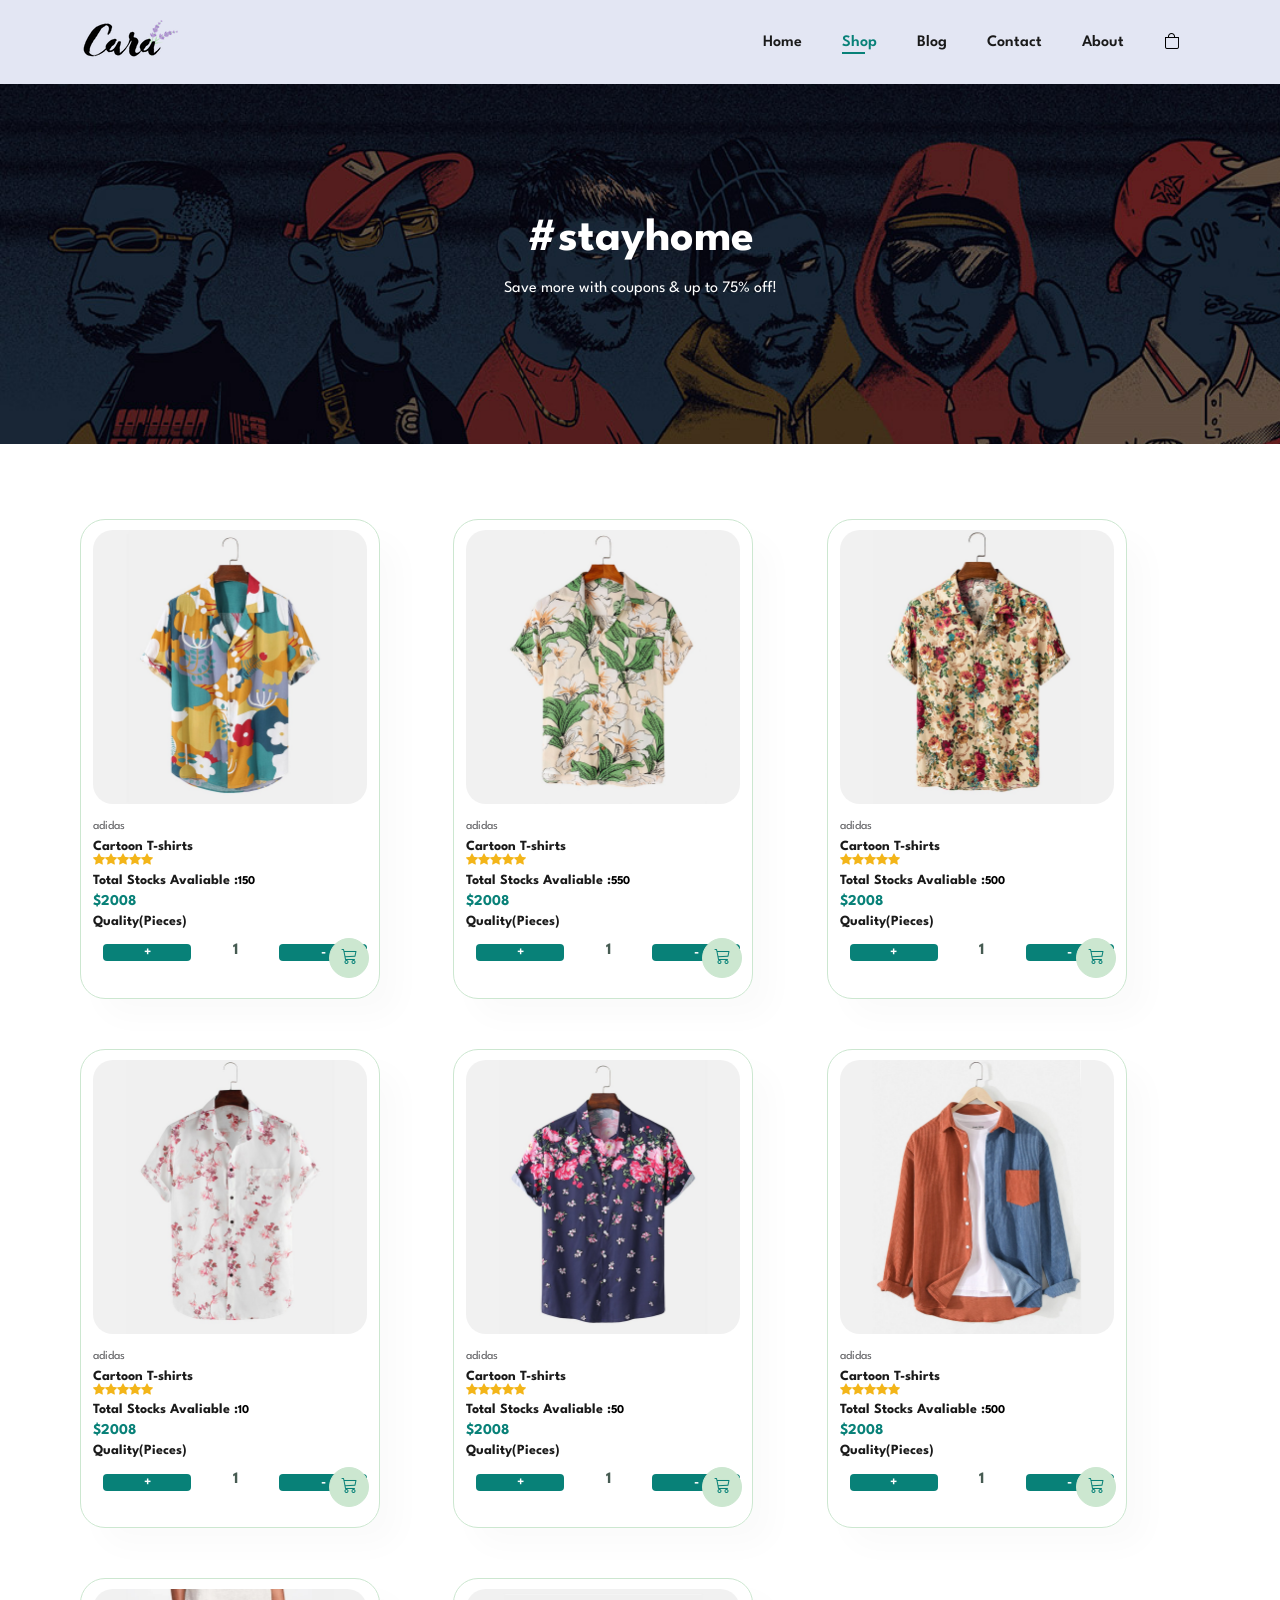
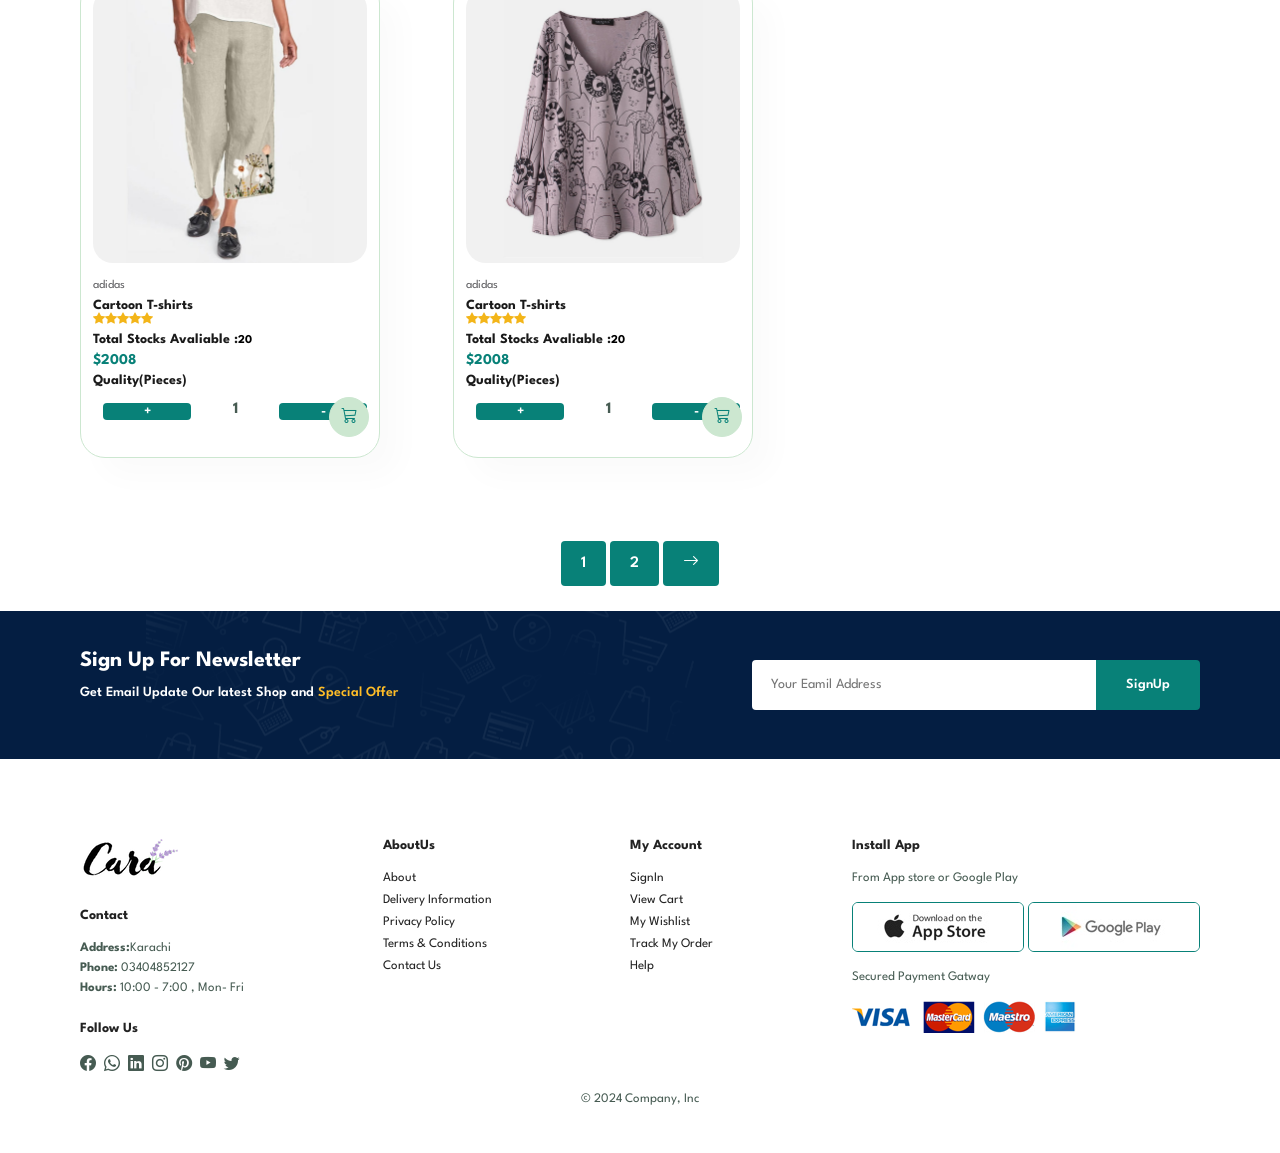
<file: shop.html>
<!DOCTYPE html>
<html lang="en">
  <head>
    <meta charset="UTF-8" />
    <meta name="viewport" content="width=device-width, initial-scale=1.0" />
    <link
      rel="stylesheet"
      href="https://cdn.jsdelivr.net/npm/bootstrap-icons@1.11.3/font/bootstrap-icons.min.css"
    />
    <link href="style2.css" rel="stylesheet" />

    <title>Document</title>
  </head>
  <body>
    <section id="header">
      <a href="#">
        <img src="img/logo.png" class="logo" alt="" />
      </a>
      <div>
        <ul id="navbar">
          <li><a href="index.html">Home</a></li>
          <li><a class="active" href="shop.html">Shop</a></li>
          <li><a href="blog.html">Blog</a></li>
          <li><a href="contact.html">Contact</a></li>
          <li><a href="about.html">About</a></li>
            <li id="lg-bag">
          <!--cart icon-->
             <!--  <i class="bi bi-bag" id="cart-icon">0</i> --> 
              <i class="bi bi-bag" id="cart-icon"></i> 

          </li>

          <div class="_cart">
            <h2 class="cart-title">Your Cart</h2>
            <div class="cart-content">
       <!--
         <div class="cart-box">
                <img src="img/products/f1.jpg" alt="" class="cart-img"/>
                <div class="detail-box">
                  <div class="cart-product-title">T-Shirts</div>
                  <div class="cart-price">$245</div>
                  <input type="number" value="1" class="cart-quantity">
                </div>
                <i class="bi bi-archive-fill cart-remove"></i>
              </div>
             
       -->
              
             
            </div>
            <!--Total-->
                    <div class="total">
                       <div class="total-title">Total</div>
                          <div class="total-price">$0</div>
                          </div>
<button type="button" class="btn-buy ">Buy Now</button>
<i class="bi bi-x" id="close-cart"></i> 
          </div>
          <!--
  <li id="lg-bag">
            <a href="addtocart.html" id="cartValue" >
              <i class="bi bi-bag">0</i></a>
          </li>
          -->
        
          <a href="#" id="close"><i class="bi bi-x"></i></a>
        </ul>
      </div>
      <div id="mobile">
        <a href="cart.html"><i class="bi bi-bag"></i> </a>
        <i id="bar" class="bi bi-list"></i>
        <!--
<i id="bar" class="bi bi-menu-down"></i>
       -->
      </div>
    </section>

    <section id="page-header">
      <h2>#stayhome</h2>
      <p>Save more with coupons & up to 75% off!</p>
    </section>
    <section id="product1" class="section-p1"  >
      <div id="product-container" >
     
        </div>
      </div>
    </section>

    <template id="prduct11" class="section-p1">
      <div class="pro-container" >
        <div class="pro" id="cardValue">
          <img class="productImage" src="" alt="" />
          <div class="des">
            <span class="name"></span>
            <h5 class="productName"></h5>
            <div class="star productRating">
              <i class="bi bi-star-fill"></i>
              <i class="bi bi-star-fill"></i>
              <i class="bi bi-star-fill"></i>
              <i class="bi bi-star-fill"></i>
              <i class="bi bi-star-fill"></i>
            </div>
            <div class="productStockElement">
              <h5>Total Stocks Avaliable : </h5>
              <h6 class="productStock"></h6>
            </div>
            <h4 class="productPrice"></h4>
            <div class="productQuantiyElement">
              <h5 class="productProperty">Quality(Pieces)</h5>
              <div class="stockElement">
                <button  class="cartIncrement">+</button>
                <p class="productQuantity">1</p>
                <button class="cartdecrement">-</button>
              </div>
            </div>
          </div>
          <!--
<a href="#"><i class="bi bi-cart3 cart add-cart"></i></a>
          -->
          

          <i class="bi bi-cart3 cart add-cart"></i>

        </div>
      </div>
    </template>

    <section id="pagination" class="section-p1">
      <a href="#">1</a>
      <a href="#">2</a>
      <a href="#"><i class="bi bi-arrow-right"></i></a>
    </section>

    <section id="newsletter" class="section-p1">
      <div class="newstext">
        <h4>Sign Up For Newsletter</h4>
        <p>Get Email Update Our latest Shop and <span>Special Offer</span></p>
      </div>
      <div class="form">
        <input type="text" placeholder="Your Eamil Address" />
        <button class="normal">SignUp</button>
      </div>
    </section>

    <footer class="section-p1">
      <div class="col">
        <img class="logo" src="img/logo.png" alt="" />
        <h4>Contact</h4>
        <p><strong>Address:</strong>Karachi</p>
        <p><strong>Phone:</strong> 03404852127</p>
        <p><strong>Hours:</strong> 10:00 - 7:00 , Mon- Fri</p>
        <div class="follow">
          <h4>Follow Us</h4>
          <div class="icon">
            <i class="bi bi-facebook"></i>
            <i class="bi bi-whatsapp"></i>
            <i class="bi bi-linkedin"></i>
            <i class="bi bi-instagram"></i>
            <i class="bi bi-pinterest"></i>
            <i class="bi bi-youtube"></i>
            <i class="bi bi-twitter"></i>
          </div>
        </div>
      </div>
      <div class="col">
        <h4>AboutUs</h4>
        <a href="#">About</a>
        <a href="#">Delivery Information</a>
        <a href="#">Privacy Policy</a>
        <a href="#">Terms & Conditions</a>
        <a href="#">Contact Us</a>
      </div>
      <div class="col">
        <h4>My Account</h4>
        <a href="#">SignIn</a>
        <a href="#">View Cart</a>
        <a href="#">My Wishlist</a>
        <a href="#">Track My Order</a>
        <a href="#">Help</a>
      </div>

      <div class="col install">
        <h4>Install App</h4>
        <p>From App store or Google Play</p>
        <div class="row">
          <img src="img/pay/app.jpg" alt="" />
          <img src="img/pay/play.jpg" alt="" />
        </div>
        <p>Secured Payment Gatway</p>
        <img src="img/pay/pay.png" alt="" />
      </div>

      <div class="copyright">
        <p>© 2024 Company, Inc</p>
      </div>
    </footer>
    <script type="module" src="./Js/app.js"></script>
  </body>
</html>
</file>
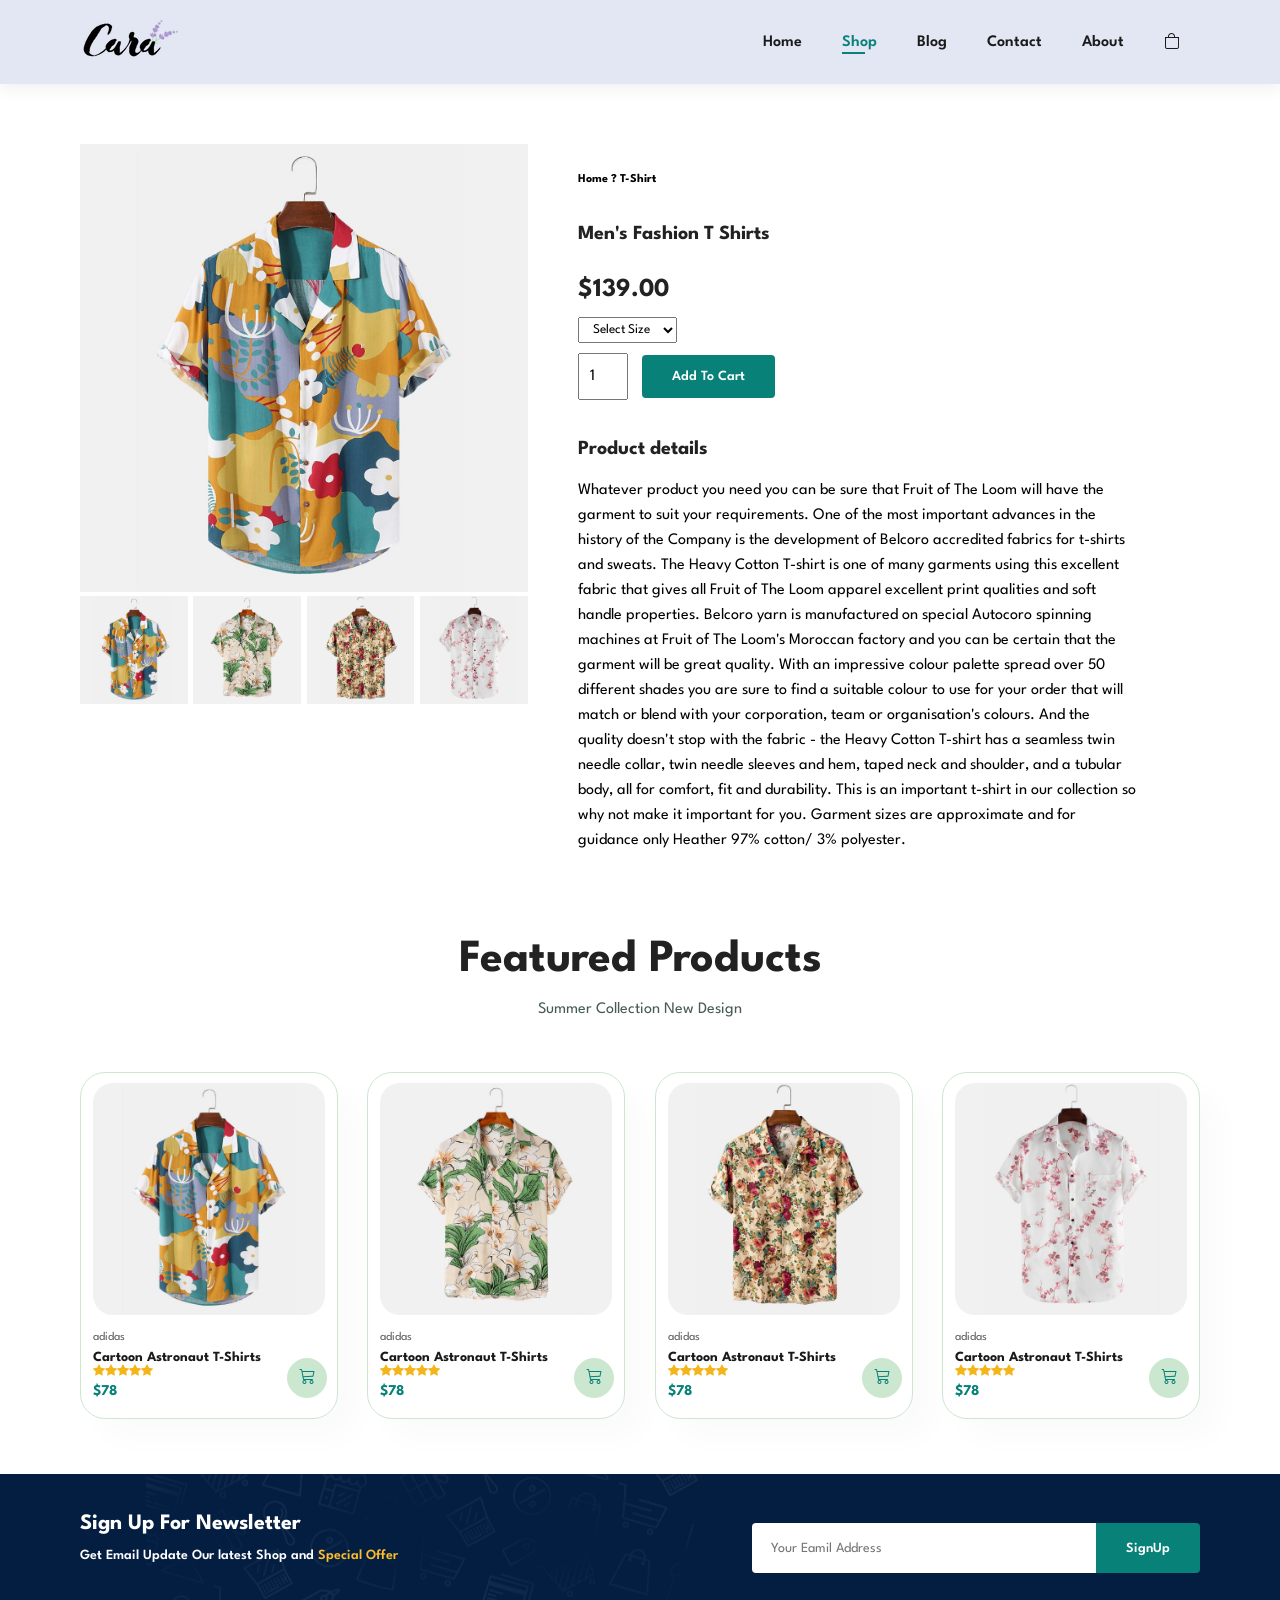
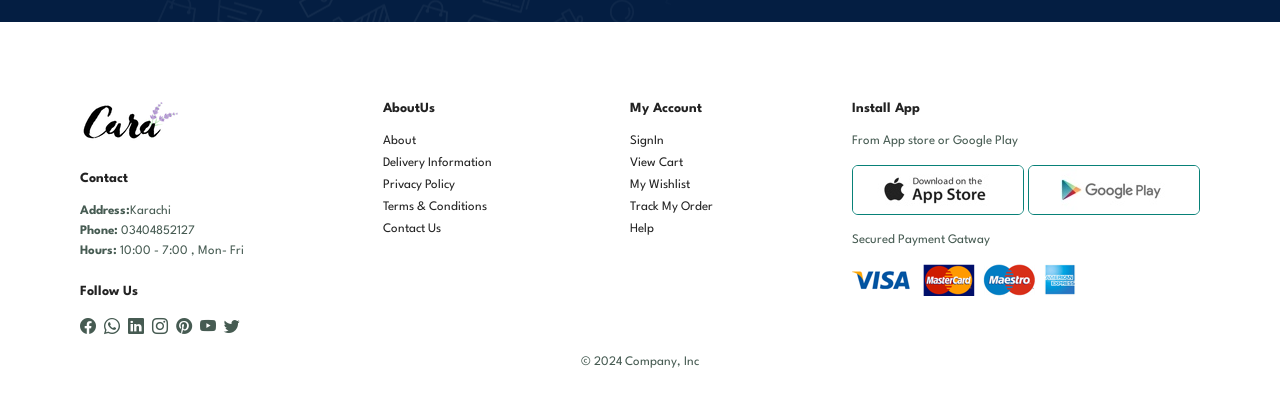
<file: sproduct.html>
<!DOCTYPE html>
<html lang="en">
  <head>
    <meta charset="UTF-8" />
    <meta name="viewport" content="width=device-width, initial-scale=1.0" />
    <link
      rel="stylesheet"
      href="https://cdn.jsdelivr.net/npm/bootstrap-icons@1.11.3/font/bootstrap-icons.min.css"
    />
    <link href="style.css" rel="stylesheet" />

    <title>Document</title>
  </head>
  <body>
    <section id="header">
      <a href="#">
        <img src="img/logo.png" class="logo" alt="" />
      </a>
      <div>
        <ul id="navbar">
          <li><a href="index.html">Home</a></li>
          <li><a class="active" href="shop.html">Shop</a></li>
          <li><a href="blog.html">Blog</a></li>
          <li><a href="contact.html">Contact</a></li>
          <li><a href="about.html">About</a></li>
          <li id="lg-bag">
            <a href="cart.html"><i class="bi bi-bag"></i> </a>
          </li>
          <a href="#" id="close"><i class="bi bi-x"></i></a>
        </ul>
      </div>
      <div id="mobile">
        <a href="cart.html"><i class="bi bi-bag"></i> </a>
        <i id="bar" class="bi bi-list"></i>
        <!--
<i id="bar" class="bi bi-menu-down"></i>
       -->
      </div>
    </section>

    <section id="prodetails" class="section-p1">
      <div class="single-pro-image">
        <img src="img/products/f1.jpg" width="100%" id="MainImg" alt="" />
        <div class="small-img-group">
          <div class="small-img-col">
            <img
              src="img/products/f1.jpg"
              width="100%"
              class="small-img"
              alt=""
            />
          </div>
          <div class="small-img-col">
            <img
              src="img/products/f2.jpg"
              width="100%"
              class="small-img"
              alt=""
            />
          </div>
          <div class="small-img-col">
            <img
              src="img/products/f3.jpg"
              width="100%"
              class="small-img"
              alt=""
            />
          </div>
          <div class="small-img-col">
            <img
              src="img/products/f4.jpg"
              width="100%"
              class="small-img"
              alt=""
            />
          </div>
        </div>
      </div>
      <div class="single-pro-details">
        <h6>Home ? T-Shirt</h6>
        <h4>Men's Fashion T Shirts</h4>
        <h2>$139.00</h2>
        <select>
          <option>Select Size</option>
          <option>XL</option>
          <option>XXL</option>
          <option>Small</option>
          <option>Large</option>
        </select>
        <input type="number" value="1" />
        <button class="normal">Add To Cart</button>
        <h4>Product details</h4>
        <span
          >Whatever product you need you can be sure that Fruit of The Loom will
          have the garment to suit your requirements. One of the most important
          advances in the history of the Company is the development of Belcoro
          accredited fabrics for t-shirts and sweats. The Heavy Cotton T-shirt
          is one of many garments using this excellent fabric that gives all
          Fruit of The Loom apparel excellent print qualities and soft handle
          properties. Belcoro yarn is manufactured on special Autocoro spinning
          machines at Fruit of The Loom's Moroccan factory and you can be
          certain that the garment will be great quality. With an impressive
          colour palette spread over 50 different shades you are sure to find a
          suitable colour to use for your order that will match or blend with
          your corporation, team or organisation's colours. And the quality
          doesn't stop with the fabric - the Heavy Cotton T-shirt has a seamless
          twin needle collar, twin needle sleeves and hem, taped neck and
          shoulder, and a tubular body, all for comfort, fit and durability.
          This is an important t-shirt in our collection so why not make it
          important for you. Garment sizes are approximate and for guidance only
          Heather 97% cotton/ 3% polyester.</span
        >
      </div>
    </section>
    <section id="product1" class="section-p1">
      <h2>Featured Products</h2>
      <p>Summer Collection New Design</p>
      <div class="pro-container">
        <div class="pro">
          <img src="img/products/f1.jpg" alt="" />
          <div class="des">
            <span>adidas</span>
            <h5>Cartoon Astronaut T-Shirts</h5>
            <div class="star">
              <i class="bi bi-star-fill"></i>
              <i class="bi bi-star-fill"></i>
              <i class="bi bi-star-fill"></i>
              <i class="bi bi-star-fill"></i>
              <i class="bi bi-star-fill"></i>
            </div>
            <h4>$78</h4>
          </div>
          <a href="#"><i class="bi bi-cart3 cart"></i></a>
        </div>
        <div class="pro">
          <img src="img/products/f2.jpg" alt="" />
          <div class="des">
            <span>adidas</span>
            <h5>Cartoon Astronaut T-Shirts</h5>
            <div class="star">
              <i class="bi bi-star-fill"></i>
              <i class="bi bi-star-fill"></i>
              <i class="bi bi-star-fill"></i>
              <i class="bi bi-star-fill"></i>
              <i class="bi bi-star-fill"></i>
            </div>
            <h4>$78</h4>
          </div>
          <a href="#"><i class="bi bi-cart3 cart"></i></a>
        </div>
        <div class="pro">
          <img src="img/products/f3.jpg" alt="" />
          <div class="des">
            <span>adidas</span>
            <h5>Cartoon Astronaut T-Shirts</h5>
            <div class="star">
              <i class="bi bi-star-fill"></i>
              <i class="bi bi-star-fill"></i>
              <i class="bi bi-star-fill"></i>
              <i class="bi bi-star-fill"></i>
              <i class="bi bi-star-fill"></i>
            </div>
            <h4>$78</h4>
          </div>
          <a href="#"><i class="bi bi-cart3 cart"></i></a>
        </div>
        <div class="pro">
          <img src="img/products/f4.jpg" alt="" />
          <div class="des">
            <span>adidas</span>
            <h5>Cartoon Astronaut T-Shirts</h5>
            <div class="star">
              <i class="bi bi-star-fill"></i>
              <i class="bi bi-star-fill"></i>
              <i class="bi bi-star-fill"></i>
              <i class="bi bi-star-fill"></i>
              <i class="bi bi-star-fill"></i>
            </div>
            <h4>$78</h4>
          </div>
          <a href="#"><i class="bi bi-cart3 cart"></i></a>
        </div>
      </div>
    </section>
    <section id="newsletter" class="section-p1">
      <div class="newstext">
        <h4>Sign Up For Newsletter</h4>
        <p>Get Email Update Our latest Shop and <span>Special Offer</span></p>
      </div>
      <div class="form">
        <input type="text" placeholder="Your Eamil Address" />
        <button class="normal">SignUp</button>
      </div>
    </section>

    <footer class="section-p1">
      <div class="col">
        <img class="logo" src="img/logo.png" alt="" />
        <h4>Contact</h4>
        <p><strong>Address:</strong>Karachi</p>
        <p><strong>Phone:</strong> 03404852127</p>
        <p><strong>Hours:</strong> 10:00 - 7:00 , Mon- Fri</p>
        <div class="follow">
          <h4>Follow Us</h4>
          <div class="icon">
            <i class="bi bi-facebook"></i>
            <i class="bi bi-whatsapp"></i>
            <i class="bi bi-linkedin"></i>
            <i class="bi bi-instagram"></i>
            <i class="bi bi-pinterest"></i>
            <i class="bi bi-youtube"></i>
            <i class="bi bi-twitter"></i>
          </div>
        </div>
      </div>
      <div class="col">
        <h4>AboutUs</h4>
        <a href="#">About</a>
        <a href="#">Delivery Information</a>
        <a href="#">Privacy Policy</a>
        <a href="#">Terms & Conditions</a>
        <a href="#">Contact Us</a>
      </div>
      <div class="col">
        <h4>My Account</h4>
        <a href="#">SignIn</a>
        <a href="#">View Cart</a>
        <a href="#">My Wishlist</a>
        <a href="#">Track My Order</a>
        <a href="#">Help</a>
      </div>

      <div class="col install">
        <h4>Install App</h4>
        <p>From App store or Google Play</p>
        <div class="row">
          <img src="img/pay/app.jpg" alt="" />
          <img src="img/pay/play.jpg" alt="" />
        </div>
        <p>Secured Payment Gatway</p>
        <img src="img/pay/pay.png" alt="" />
      </div>

      <div class="copyright">
        <p>© 2024 Company, Inc</p>
      </div>
    </footer>

    <script>
      var MainImg = document.getElementById("MainImg");
      var smallimg = document.getElementsByClassName("small-img");

      smallimg[0].onclick = function () {
        MainImg.src = smallimg[0].src;
      };
      smallimg[1].onclick = function () {
        MainImg.src = smallimg[1].src;
      };
      smallimg[2].onclick = function () {
        MainImg.src = smallimg[2].src;
      };
      smallimg[3].onclick = function () {
        MainImg.src = smallimg[3].src;
      };
    </script>
     
  </body>
</html>
</file>
<file: style2.css>
@import url("https://fonts.googleapis.com/css2?family=Spartan:wght@100;200;300;400;500;600;700;800;900&display=swap");
* {
  margin: 0;
  padding: 0;
  box-sizing: border-box;
  font-family: Spartan, sans-serif;
}
h1 {
  font-size: 50px;
  line-height: 64px;
  color: #222;
}

h2 {
  font-size: 46px;
  line-height: 54px;
  color: #222;
}
h4 {
  font-size: 20px;
  color: #222;
}
h6 {
  font-weight: 700;
  font-size: 12px;
}
p {
  font-size: 16px;
  color: #465b52;
  margin: 15px 0 20px 0;
}
.section-p1 {
  padding: 40px 80px;
}
.section-m1 {
  padding: 40px 0;
}
button.normal {
  font-size: 14px;
  font-weight: 600;
  padding: 15px 30px;
  color: #000;
  background-color: #fff;
  border-radius: 4px;
  cursor: pointer;
  border: none;
  outline: none;
  transition: 0.2s;
}

button.white {
  font-size: 13px;
  font-weight: 600;
  padding: 11px 18px;
  color: #fff;
  background-color: transparent;
  cursor: pointer;
  border: 1px solid #fff;
  outline: none;
  transition: 0.2s;
}
body {
  width: 100%;
}
#header {
  display: flex;
  align-items: center;
  justify-content: space-between;
  padding: 20px 80px;
  background-color: #e3e6f3;
  box-shadow: 0 5px 15px rgba(0, 0, 0, 0.06);
  /* z-index: 999;
  position: sticky;*/
  top: 0;
  left: 0;
}

#navbar {
  display: flex;
  align-items: center;
  justify-content: center;
}

#navbar li {
  list-style: none;
  padding: 0 20px;
  position: relative;
}

#navbar li a {
  text-decoration: none;
  font-size: 16px;
  font-weight: 600;
  color: #1a1a1a;
  transition: 0.3s ease;
}

#navbar li a:hover,
#navbar li a.active {
  color: #088178;
}

#navbar li a.active::after,
#navbar li a:hover::after {
  content: "";
  width: 30%;
  height: 2px;
  background: #088178;
  position: absolute;
  bottom: -4px;
  left: 20px;
}
/*Cart item
#cart-icon {
  cursor: pointer;
}
#cart-icon[data-quantity]::after {
  content: "";
}

#cart-icon[data-quantity]::after {
  content: "";
  top: 0;
  width: 700px;
  height: 100px;
  color: wheat;
  background: red;
  font-size: 12px;
  font-weight: 500;
}
*/
#mobile {
  display: none;
  align-items: center;
}
#close {
  display: none;
}
#hero {
  width: 100%;
  height: 90vh;
  display: flex;
  flex-direction: column;
  background-image: url(img/hero4.png);
  background-position: top 25% right 0;
  background-size: cover;
  align-items: flex-start;
  justify-content: center;
  padding: 0 80px;
}
#hero h4 {
  padding-bottom: 15px;
}

#hero h1 {
  color: #088178;
}

#hero button {
  background-image: url(img/button.png);
  background-color: transparent;
  color: #088178;
  border: 0;
  padding: 14px 80px 14px 65px;
  background-repeat: no-repeat;
  cursor: pointer;
  font-size: 15px;
  font-weight: 700;
}
#feature .fe-box {
  width: 180px;
  text-align: center;
  padding: 25px 15px;
  box-shadow: 20px 20px 34px rgba(0, 0, 0, 0.03);
  border: 1px solid #cce7d0;
  border-radius: 4px;
  margin: 15px 0;
}

#feature {
  display: flex;
  justify-content: space-between;
  align-items: center;
  flex-wrap: wrap;
}
#feature .fe-box:hover {
  box-shadow: 10px 10px 54px rgba(70 62, 221, 0.1);
}
#feature .fe-box img {
  width: 100%;
  margin-bottom: 10px;
}

#feature .fe-box h6 {
  display: inline-block;
  padding: 9px 8px 6px 8px;
  line-height: 1;
  border-radius: 4px;
  color: #088178;
  background-color: #fddde4;
}
#feature .fe-box:nth-child(2) h6 {
  background-color: #cdebbc;
}
#feature .fe-box:nth-child(3) h6 {
  background-color: #cdebbc;
}
#feature .fe-box:nth-child(4) h6 {
  background-color: #cdebbc;
}
#feature .fe-box:nth-child(5) h6 {
  background-color: #cdebbc;
}
#feature .fe-box:nth-child(6) h6 {
  background-color: #cdebbc;
}

#product-container {
  display: grid;
  grid-template-columns: repeat(3, 1fr);
}

.productQuantityElement,
.productProperty,
.stockElement {
  display: flex;
  align-items: center;
  text-align: center;
}
.productStockElement {
  display: flex;
}
.productStockElement > h6 {
  margin-top: 9px;
}
.productQuantity {
  font-weight: bold;
}
.stockElement {
  display: grid;
  grid-template-columns: repeat(3, 1fr);
  border: 1px solid 088178;
  margin-left: 10px;
}
.cartdecrement {
  font-size: 14px;
  font-weight: 600;
  padding: 2px 5px;
  color: #000;
  border-radius: 4px;
  cursor: pointer;
  border: none;
  outline: none;
  transition: 0.2s;
  background-color: #088178;
  color: #fff;
}

.cartIncrement {
  font-size: 14px;
  font-weight: 600;
  padding: 2px 5px;
  color: #000;
  border-radius: 4px;
  cursor: pointer;
  border: none;
  outline: none;
  transition: 0.2s;
  background-color: #088178;
  color: #fff;
}
#product1 {
  text-align: center;
}

.pro-container {
  display: flex;
  justify-content: space-between;
  padding-top: 20px;
  flex-wrap: wrap;
}

#product1 .pro {
  width: 23%;
  min-width: 300px;
  padding: 10px 12px;
  border: 1px solid #cce7d0;
  border-radius: 25px;
  cursor: pointer;
  box-shadow: 20px 20px 30px rgba(0, 0, 0, 0.02);
  margin: 15px 0;
  transition: 0.2s ease;
  position: relative;
}
#product1 .pro:hover {
  box-shadow: 20px 20px 30px rgba(0, 0, 0, 0.06);
}
#product1 .pro img {
  width: 100%;
  border-radius: 20px;
}
#product1 .pro .des {
  text-align: start;
  padding: 10px 0;
}

/*#product1 .pro .desc {
  color: #606063;
  padding: 10px 0;
}

*/
.star {
  display: flex;
  flex-direction: row;
}

#product1 .pro .des span {
  color: #606063;
  font-size: 12px;
}

#product1 .pro .des h5 {
  color: #1a1a1a;
  padding-top: 7px;
  font-size: 14px;
}
#product1 .pro .des i {
  font-size: 12px;
  color: rgb(243, 181, 25);
}

#product1 .pro .des h4 {
  color: #088178;
  padding-top: 7px;
  font-size: 15px;
  font-weight: 700;
}
#product1 .pro .cart {
  width: 40px;
  height: 40px;
  line-height: 40px;
  border-radius: 50px;
  background-color: #cce7d0;
  font-weight: 500;
  color: #088178;
  border: 1px solid #cce7d0;
  position: absolute;
  bottom: 20px;
  right: 10px;
}
#banner {
  display: flex;
  flex-direction: column;
  justify-content: center;
  align-items: center;
  text-align: center;
  background-image: url(img/banner/b2.jpg);
  width: 100%;
  height: 40vh;
  background-size: cover;
  background-position: center;
}
#banner h4 {
  font-size: 16px;
  color: #fff;
}
#banner h2 {
  color: #fff;
  font-size: 30px;
  padding: 10px 0;
}
#banner h2 span {
  color: red;
}
#banner button:hover {
  background-color: #088178;
  color: #fff;
}

#sm-banner {
  display: flex;
  justify-content: space-evenly;
  flex-wrap: wrap;
}
#sm-banner .banner-box {
  display: flex;
  flex-direction: column;
  justify-content: center;
  align-items: flex-start;
  background-image: url(img/banner/b17.jpg);
  min-width: 580px;
  height: 50vh;
  background-size: cover;
  background-position: center;
  padding: 30px;
}
#sm-banner .banner-box2 {
  background-image: url(img/banner/b10.jpg);
}
#sm-banner h4 {
  color: #fff;
  font-size: 20px;
  font-weight: 300;
}
#sm-banner h2 {
  color: #fff;
  font-size: 28px;
  font-weight: 800;
}

#sm-banner span {
  color: #fff;
  font-size: 14px;
  font-weight: 500;
  padding-bottom: 15px;
}
#sm-banner .banner-box:hover button {
  background-color: #088178;
  border: 1px solid #088178;
}
#banner3 .banner-box {
  display: flex;
  flex-direction: column;
  justify-content: center;
  align-items: flex-start;
  background-image: url(img/banner/b7.jpg);
  min-width: 30%;
  height: 30vh;
  background-size: cover;
  background-position: center;
  padding: 20px;
  margin-bottom: 20px;
}

#banner3 {
  display: flex;
  justify-content: space-between;
  flex-wrap: wrap;
  padding: 0 80px;
}
#banner3 h2 {
  color: #fff;
  font-weight: 900;
  font-size: 22px;
}

#banner3 h3 {
  color: #ec544e;
  font-weight: 800;
  font-size: 15px;
}

#banner3 .banner-box2 {
  background-image: url(img/banner/b4.jpg);
}

#banner3 .banner-box3 {
  background-image: url(img/banner/b18.jpg);
}

#newsletter {
  display: flex;
  justify-content: space-between;
  flex-wrap: wrap;
  align-items: center;
  background-image: url(img/banner/b14.png);
  background-repeat: no-repeat;
  background-position: 20% 30%;
  background-color: #041e42;
  margin-bottom: 40px;
}
#newsletter h4 {
  font-size: 22px;
  font-weight: 700;
  color: #fff;
}

#newsletter p {
  font-size: 14px;
  font-weight: 600;
  color: #fff;
}

#newsletter p span {
  color: #ffbd27;
}
#newsletter .form {
  display: flex;
  width: 40%;
}

#newsletter input {
  height: 3.125rem;
  font-size: 14px;
  padding: 0 1.25em;
  width: 100%;
  border: 1px solid transparent;
  border-radius: 4px;
  outline: none;
  border-top-right-radius: 0;
  border-bottom-right-radius: 0;
}
#newsletter button {
  background-color: #088178;
  color: #fff;
  white-space: nowarp;
  border-top-left-radius: 0;
  border-bottom-left-radius: 0;
}
footer {
  display: flex;
  flex-wrap: wrap;
  justify-content: space-between;
}

footer .col {
  display: flex;
  flex-direction: column;
  align-items: flex-start;
  margin-bottom: 20px;
}

footer .logo {
  margin-bottom: 30px;
}

footer h4 {
  font-size: 14px;
  margin-bottom: 20px;
}

footer p {
  font-size: 13px;
  margin: 0 0 8px 0;
}

footer a {
  text-decoration: none;
  font-size: 13px;
  color: #222;
  margin-bottom: 10px;
}
footer .follow {
  margin-top: 20px;
}

footer .follow i {
  color: #465b52;
  padding-right: 4px;
  cursor: pointer;
}

footer .install .row img {
  border: 1px solid #088178;
  border-radius: 6px;
}

footer .install img {
  margin: 10px 0 15px 0;
}
footer .follow i:hover,
footer a:hover {
  color: #088178;
}
footer .copyright {
  width: 100%;
  text-align: center;
}
#mobile {
  display: none;
  align-items: center;
}

/*Shop page*/

#page-header {
  background-image: url(img/banner/b1.jpg);
  width: 100%;
  height: 40vh;
  background-size: cover;
  display: flex;
  flex-direction: column;
  justify-content: center;
  text-align: center;
  padding: 14px;
}
#page-header p,
#page-header h2 {
  color: #fff;
}
#pagination {
  text-align: center;
}
#pagination a {
  text-decoration: none;
  background-color: #088178;
  padding: 15px 20px;
  border-radius: 4px;
  color: #fff;
  font-weight: 600;
}
#pagination a i {
  font-size: 16px;
  font-weight: 600;
}
/*Single Product*/

#prodetails {
  display: flex;
  margin-top: 20px;
}
#prodetails .single-pro-image {
  width: 40%;
  margin-right: 50px;
}
.small-img-group {
  display: flex;
  justify-content: space-between;
}
.small-img-col {
  flex-basis: 24%;
  cursor: pointer;
}
#prodetails .single-pro-details {
  width: 50%;
  padding-top: 30px;
}
#prodetails .single-pro-details h4 {
  padding: 40px 0 20px 0;
}

#prodetails .single-pro-details h2 {
  font-size: 26px;
}

#prodetails .single-pro-details select {
  display: block;
  padding: 5px 10px;
  margin-bottom: 10px;
}
#prodetails .single-pro-details input:focus {
  outline: none;
}
#prodetails .single-pro-details input {
  width: 50px;
  height: 47px;
  padding-left: 10px;
  font-size: 16px;
  margin-right: 10px;
}

#prodetails .single-pro-details button {
  background: #088178;
  color: #fff;
}
#prodetails .single-pro-details span {
  line-height: 25px;
}

/*Blog page*/

#page-header.blog-header {
  background-image: url(img/banner/b19.jpg);
}

#blog {
  padding: 120px 150px 0 150px;
}
#blog .blog-box {
  display: flex;
  align-items: center;
  width: 100%;
  position: relative;
  padding-bottom: 90px;
}

#blog .blog-img {
  width: 50%;
  margin-right: 40px;
}
#blog img {
  width: 100%;
  height: 300px;
  object-fit: cover;
}
#blog .blog-details {
  width: 50%;
}

#blog .blog-details a {
  text-decoration: none;
  font-size: 11px;
  color: #000;
  font-weight: 700;
  position: relative;
  transition: 0.3s;
}

#blog .blog-details a::after {
  content: "";
  width: 50px;
  height: 1px;
  background-color: #000;
  position: absolute;
  top: 4px;
  right: -60px;
}
#blog .blog-details a:hover {
  color: #088178;
}
#blog .blog-details a:hover:after {
  background-color: #088178;
}
#blog .blog-box h1 {
  position: absolute;
  top: -40px;
  left: 0;
  font-size: 70px;
  font-weight: 700;
  color: #c9cbce;
  z-index: -9;
}
/*About page*/
#page-header.about-header {
  background-image: url(img/about/banner.png);
}
#about-head {
  display: flex;
  align-items: center;
}
#about-head img {
  width: 50%;
  height: auto;
}
#about-head div {
  margin-left: 40px;
}
#about-app {
  text-align: center;
}
#about-app .video {
  width: 70%;
  height: 100%;
  margin: 30px auto 0 auto;
}
#about-app .video video {
  width: 100%;
  height: 100%;
  border-radius: 20px;
}
/* Contact page*/
#contact-details {
  display: flex;
  align-items: center;
  justify-content: space-between;
}
#contact-details .details {
  width: 40%;
}
#contact-details .details span {
  font-size: 12px;
}

#contact-details .details h2 {
  font-size: 26px;
  line-height: 35px;
  padding: 20px 0;
}

#contact-details .details h3 {
  font-size: 16px;
  padding: 15px;
}

#contact-details .details li {
  list-style: none;
  display: flex;
  padding: 10px 0;
}

#contact-details .details li i {
  font-size: 14px;
  padding-right: 22px;
}
#contact-details .details li p {
  font-size: 14px;
  margin: 0;
}
#contact-details .map {
  width: 55%;
  height: 400px;
}

#contact-details .map iframe {
  width: 100%;
  height: 100%;
}
#form-details {
  display: flex;
  flex-direction: row;
  justify-content: space-between;
  margin: 30px;
  padding: 80px;
  border: 1px solid #e1e1e1;
}
#form-details form {
  width: 65%;
  display: flex;
  flex-direction: column;
  align-items: flex-start;
}
#form-details form span {
  font-size: 12px;
}
#form-details form h2 {
  font-size: 26px;
  line-height: 35px;
  padding: 20px 0;
}
#form-details form input,
#form-details form textarea {
  width: 100%;
  padding: 12px 15px;
  outline: none;
  margin-bottom: 20px;
  border: 1px solid #e1e1e1;
}
#form-details form button {
  background-color: #088178;
  color: #fff;
}

#form-details .people div {
  padding-bottom: 25px;
  display: flex;
  align-items: flex-start;
}

#form-details .people div img {
  width: 65px;
  height: 65px;
  object-fit: cover;
  margin-right: 15px;
}
#form-details .people div p {
  margin: 0;
  font-size: 13px;
  line-height: 25px;
}
#form-details .people div p span {
  display: block;
  font-size: 16px;
  font-weight: 600;
  color: #000;
}
/*Cart Page*/
#cart {
  overflow-x: auto;
}
#cart table {
  width: 100%;
  border-collapse: collapse;
  table-layout: fixed;
  white-space: nowrap;
}
#cart table img {
  width: 70px;
}
#cart table td:nth-child(1) {
  width: 100px;
  text-align: center;
}

#cart table td:nth-child(2) {
  width: 150px;
  text-align: center;
}
#cart table td:nth-child(3) {
  width: 250px;
  text-align: center;
}
#cart table td:nth-child(4),
#cart table td:nth-child(5),
#cart table td:nth-child(6) {
  width: 100px;
  text-align: center;
}
#cart table td:nth-child(5) input {
  width: 70px;
  padding: 10px 5px 10px 15px;
}

#cart table thead {
  border: 1px solid #e1e1e1;
  border-left: none;
  border-right: none;
}
#cart table thead td {
  font-size: 13px;
  font-weight: 700;
  text-transform: uppercase;
  padding: 18px 0;
}
#cart table thead tr td {
  padding-top: 15px;
}
#cart table tbody td {
  font-size: 13px;
}
#cart-add {
  display: flex;
  flex-wrap: wrap;
  justify-content: space-between;
}
#coupon {
  width: 50%;
  margin-bottom: 30px;
}

#coupon h3,
#subtotal h3 {
  padding-bottom: 15px;
}

#coupon input {
  padding: 10px 20px;
  outline: none;
  width: 60%;
  margin-right: 10px;
  border: 1px solid #e1e1e1;
}
#coupon button,
#subtotal button {
  background-color: #088178;
  color: #fff;
  padding: 12px 20px;
}
#subtotal {
  width: 50%;
  margin-bottom: 30px;
  padding: 30px;
  border: 1px solid #e2e9e1;
}

#subtotal table {
  width: 100%;
  margin-bottom: 20px;
  border-collapse: collapse;
}

#subtotal table td {
  width: 50%;
  font-size: 13px;
  padding: 10px;
  border: 1px solid #e2e9e1;
}
/*Media Query*/
@media only screen and (max-width: 799px) {
  .section-p1 {
    padding: 40px 40px;
  }
  #navbar {
    display: flex;
    flex-direction: column;
    align-items: flex-start;
    justify-content: flex-start;
    position: fixed;
    top: 0;
    right: -300px;
    height: 100vh;
    width: 300px;
    background-color: #e3e6f3;
    box-shadow: 0 40px 60px rgba(0, 0, 0, 0.1);
    padding: 80px 0 0 10px;
    transition: o.3s;
  }
  #navbar.active {
    right: 0px;
  }
  #navbar li {
    margin-bottom: 25px;
  }
  #mobile {
    display: flex;
    align-items: center;
  }

  #mobile i {
    color: #1a1a1a;
    font-size: 24px;
    padding-left: 20px;
  }
  #close {
    display: initial;
    position: absolute;
    top: 30px;
    left: 30px;
    color: #222;
    font-size: 24px;
  }
  #lg-bag {
    display: none;
  }
  #hero {
    height: 70vh;
    padding: 0 80px;
    background-position: top 30% right;
  }

  #feature {
    justify-content: center;
  }
  #feature .fe-box {
    margin: 15px 15px;
  }

  #product1 .pro-container {
    justify-content: center;
  }
  #product1 .pro {
    margin: 15px;
  }
  #banner {
    height: 20vh;
  }
  #sm-banner .banner-box {
    min-width: 100%;
    height: 30vh;
  }
  #sm-banner .banner-box2 {
    margin-top: 20px;
  }
  #banner3 {
    padding: 0 40px;
  }
  #banner3 .banner-box {
    width: 28%;
  }
  #newsletter .form {
    width: 70%;
  }
  /*contact page*/
  #form-details {
    padding: 40px;
  }
  #form-details form {
    width: 50%;
  }
}

@media only screen and (max-width: 477px) {
  .section-p1 {
    padding: 20px;
  }

  #header {
    padding: 10px 30px;
  }
  h1 {
    font-size: 38px;
  }
  h2 {
    font-size: 32px;
  }
  #hero {
    padding: 0 20px;
    background-position: 55%;
  }
  #feature {
    justify-content: space-between;
  }
  #feature .fe-box {
    width: 155px;
    margin: 0 0 15px 0;
  }
  #product1 .pro {
    width: 100%;
  }
  #banner {
    height: 40vh;
  }
  #banner .banner-box {
    height: 40vh;
  }
  #sm-banner .banner-box2 {
    margin-top: 20px;
  }
  #banner3 {
    padding: 0 20px;
  }
  #banner3 .banner-box {
    width: 100%;
  }
  #newsletter {
    padding: 40px 20px;
  }
  #newsletter .form {
    width: 100%;
  }
  footer .copyright {
    text-align: center;
  }
  /* SinglePage*/
  #prodetails {
    display: flex;
    flex-direction: column;
  }

  #prodetails .single-pro-image {
    width: 100%;
    margin-right: 0px;
  }
  #prodetails .single-pro-details {
    width: 100%;
  }
  /*Blog*/
  #blog {
    padding: 100px 20px 0 20px;
  }
  #blog .blog-box {
    display: flex;
    flex-direction: column;
    align-items: flex-start;
  }
  #blog .blog-img {
    width: 100%;
    margin-right: 0px;
    margin-bottom: 30px;
  }
  #blog .blog-details {
    width: 100%;
  }
  /*About page*/
  #about-head {
    flex-direction: column;
  }
  #about-head img {
    width: 100%;
    margin-bottom: 20px;
  }
  #about-head div {
    padding-left: 0px;
  }
  #about-app .video {
    width: 100%;
  }
  /*Contact Page*/
  #contact-details {
    flex-direction: column;
  }
  #contact-details .details {
    width: 100%;
    margin-bottom: 30px;
  }
  #contact-details .map {
    width: 100%;
  }
  #form-details {
    margin: 10px;
    padding: 30px 10px;
    flex-wrap: wrap;
  }
  #form-details form {
    width: 100%;
    margin-bottom: 30px;
  }
  /*Cart page*/
  #cart-add {
    flex-direction: column;
  }

  #coupon {
    width: 100%;
  }
  #subtotal {
    width: 100%;
    padding: 20px;
  }
}

._cart {
  position: fixed;
  top: 0;
  right: -100%;
  width: 360px;
  /*min-height: 100vh;*/
  background-color: #e3e6f3;
  padding: 20px;
  box-shadow: 0 5px 15px rgba(0, 0, 0, 0.06);
  z-index: 1;
  transition: 0.3s;
}
._cart.active {
  right: 0;
}
.cart-title {
  text-align: center;
}
.cart-box {
  display: grid;
  grid-template-columns: 32% 50% 18%;
  align-items: center;
  gap: 1;
  margin-top: 1rem;
}
.cart-img {
  width: 100px;
  height: 100px;
  object-fit: contain;
  padding: 10px;
}
.detail-box {
  display: grid;
  row-gap: 0.5rem;
}
.cart-product-title {
  font-size: 1rem;
  text-transform: uppercase;
}
.cart-price {
  font-weight: 500;
}
.cart-quantity {
  border: 1px solid #088178;
  text-align: center;
  outline: none;
  font-size: 1rem;
  width: 2.4rem;
}
.cart-remove {
  font-size: 24px;
  cursor: pointer;
  color: red;
}
.total {
  display: flex;
  justify-content: flex-end;
  margin-top: 1.5rem;
  border-top: 1px solid #088178;
}
.total-title {
  font-size: 1rem;
  font-weight: 600;
}
.total-price {
  margin-left: 0.5rem;
}

.btn-buy {
  display: flex;
  margin: 1.5rem auto 0 auto;
  padding: 12px;
  border: none;
  background-color: #088178;
  color: #fff;
  font-size: 1rem;
  font-weight: 500;
  cursor: pointer;
}
.btn-buy:hover {
  background-color: #088178;
}
#close-cart {
  position: absolute;
  top: 1rem;
  right: 0.8rem;
  font-size: 2rem;
  color: red;
  cursor: pointer;
}
</file>
<file: style.css>
@import url("https://fonts.googleapis.com/css2?family=Spartan:wght@100;200;300;400;500;600;700;800;900&display=swap");
* {
  margin: 0;
  padding: 0;
  box-sizing: border-box;
  font-family: Spartan, sans-serif;
}
h1 {
  font-size: 50px;
  line-height: 64px;
  color: #222;
}

h2 {
  font-size: 46px;
  line-height: 54px;
  color: #222;
}
h4 {
  font-size: 20px;
  color: #222;
}
h6 {
  font-weight: 700;
  font-size: 12px;
}
p {
  font-size: 16px;
  color: #465b52;
  margin: 15px 0 20px 0;
}
.section-p1 {
  padding: 40px 80px;
}
.section-m1 {
  padding: 40px 0;
}
button.normal {
  font-size: 14px;
  font-weight: 600;
  padding: 15px 30px;
  color: #000;
  background-color: #fff;
  border-radius: 4px;
  cursor: pointer;
  border: none;
  outline: none;
  transition: 0.2s;
}

button.white {
  font-size: 13px;
  font-weight: 600;
  padding: 11px 18px;
  color: #fff;
  background-color: transparent;
  cursor: pointer;
  border: 1px solid #fff;
  outline: none;
  transition: 0.2s;
}
body {
  width: 100%;
}
#header {
  display: flex;
  align-items: center;
  justify-content: space-between;
  padding: 20px 80px;
  background-color: #e3e6f3;
  box-shadow: 0 5px 15px rgba(0, 0, 0, 0.06);
  z-index: 999;
  position: sticky;
  top: 0;
  left: 0;
}

#navbar {
  display: flex;
  align-items: center;
  justify-content: center;
}

#navbar li {
  list-style: none;
  padding: 0 20px;
  position: relative;
}

#navbar li a {
  text-decoration: none;
  font-size: 16px;
  font-weight: 600;
  color: #1a1a1a;
  transition: 0.3s ease;
}

#navbar li a:hover,
#navbar li a.active {
  color: #088178;
}

#navbar li a.active::after,
#navbar li a:hover::after {
  content: "";
  width: 30%;
  height: 2px;
  background: #088178;
  position: absolute;
  bottom: -4px;
  left: 20px;
}
#mobile {
  display: none;
  align-items: center;
}
#close {
  display: none;
}
#hero {
  width: 100%;
  height: 90vh;
  display: flex;
  flex-direction: column;
  background-image: url(img/hero4.png);
  background-position: top 25% right 0;
  background-size: cover;
  align-items: flex-start;
  justify-content: center;
  padding: 0 80px;
}
#hero h4 {
  padding-bottom: 15px;
}

#hero h1 {
  color: #088178;
}

#hero button {
  background-image: url(img/button.png);
  background-color: transparent;
  color: #088178;
  border: 0;
  padding: 14px 80px 14px 65px;
  background-repeat: no-repeat;
  cursor: pointer;
  font-size: 15px;
  font-weight: 700;
}
#feature .fe-box {
  width: 180px;
  text-align: center;
  padding: 25px 15px;
  box-shadow: 20px 20px 34px rgba(0, 0, 0, 0.03);
  border: 1px solid #cce7d0;
  border-radius: 4px;
  margin: 15px 0;
}

#feature {
  display: flex;
  justify-content: space-between;
  align-items: center;
  flex-wrap: wrap;
}
#feature .fe-box:hover {
  box-shadow: 10px 10px 54px rgba(70 62, 221, 0.1);
}
#feature .fe-box img {
  width: 100%;
  margin-bottom: 10px;
}

#feature .fe-box h6 {
  display: inline-block;
  padding: 9px 8px 6px 8px;
  line-height: 1;
  border-radius: 4px;
  color: #088178;
  background-color: #fddde4;
}
#feature .fe-box:nth-child(2) h6 {
  background-color: #cdebbc;
}
#feature .fe-box:nth-child(3) h6 {
  background-color: #cdebbc;
}
#feature .fe-box:nth-child(4) h6 {
  background-color: #cdebbc;
}
#feature .fe-box:nth-child(5) h6 {
  background-color: #cdebbc;
}
#feature .fe-box:nth-child(6) h6 {
  background-color: #cdebbc;
}
#product1 {
  text-align: center;
}
.pro-container {
  display: flex;
  justify-content: space-between;
  padding-top: 20px;
  flex-wrap: wrap;
}

#product1 .pro {
  width: 23%;
  min-width: 250px;
  padding: 10px 12px;
  border: 1px solid #cce7d0;
  border-radius: 25px;
  cursor: pointer;
  box-shadow: 20px 20px 30px rgba(0, 0, 0, 0.02);
  margin: 15px 0;
  transition: 0.2s ease;
  position: relative;
}

#product1 .pro:hover {
  box-shadow: 20px 20px 30px rgba(0, 0, 0, 0.06);
}
#product1 .pro img {
  width: 100%;
  border-radius: 20px;
}
#product1 .pro .des {
  text-align: start;
  padding: 10px 0;
}

/*#product1 .pro .desc {
  color: #606063;
  padding: 10px 0;
}

*/
.star {
  display: flex;
  flex-direction: row;
}

#product1 .pro .des span {
  color: #606063;
  font-size: 12px;
}

#product1 .pro .des h5 {
  color: #1a1a1a;
  padding-top: 7px;
  font-size: 14px;
}
#product1 .pro .des i {
  font-size: 12px;
  color: rgb(243, 181, 25);
}

#product1 .pro .des h4 {
  color: #088178;
  padding-top: 7px;
  font-size: 15px;
  font-weight: 700;
}
#product1 .pro .cart {
  width: 40px;
  height: 40px;
  line-height: 40px;
  border-radius: 50px;
  background-color: #cce7d0;
  font-weight: 500;
  color: #088178;
  border: 1px solid #cce7d0;
  position: absolute;
  bottom: 20px;
  right: 10px;
}
#banner {
  display: flex;
  flex-direction: column;
  justify-content: center;
  align-items: center;
  text-align: center;
  background-image: url(img/banner/b2.jpg);
  width: 100%;
  height: 40vh;
  background-size: cover;
  background-position: center;
}
#banner h4 {
  font-size: 16px;
  color: #fff;
}
#banner h2 {
  color: #fff;
  font-size: 30px;
  padding: 10px 0;
}
#banner h2 span {
  color: red;
}
#banner button:hover {
  background-color: #088178;
  color: #fff;
}

#sm-banner {
  display: flex;
  justify-content: space-evenly;
  flex-wrap: wrap;
}
#sm-banner .banner-box {
  display: flex;
  flex-direction: column;
  justify-content: center;
  align-items: flex-start;
  background-image: url(img/banner/b17.jpg);
  min-width: 580px;
  height: 50vh;
  background-size: cover;
  background-position: center;
  padding: 30px;
}
#sm-banner .banner-box2 {
  background-image: url(img/banner/b10.jpg);
}
#sm-banner h4 {
  color: #fff;
  font-size: 20px;
  font-weight: 300;
}
#sm-banner h2 {
  color: #fff;
  font-size: 28px;
  font-weight: 800;
}

#sm-banner span {
  color: #fff;
  font-size: 14px;
  font-weight: 500;
  padding-bottom: 15px;
}
#sm-banner .banner-box:hover button {
  background-color: #088178;
  border: 1px solid #088178;
}
#banner3 .banner-box {
  display: flex;
  flex-direction: column;
  justify-content: center;
  align-items: flex-start;
  background-image: url(img/banner/b7.jpg);
  min-width: 30%;
  height: 30vh;
  background-size: cover;
  background-position: center;
  padding: 20px;
  margin-bottom: 20px;
}

#banner3 {
  display: flex;
  justify-content: space-between;
  flex-wrap: wrap;
  padding: 0 80px;
}
#banner3 h2 {
  color: #fff;
  font-weight: 900;
  font-size: 22px;
}

#banner3 h3 {
  color: #ec544e;
  font-weight: 800;
  font-size: 15px;
}

#banner3 .banner-box2 {
  background-image: url(img/banner/b4.jpg);
}

#banner3 .banner-box3 {
  background-image: url(img/banner/b18.jpg);
}

#newsletter {
  display: flex;
  justify-content: space-between;
  flex-wrap: wrap;
  align-items: center;
  background-image: url(img/banner/b14.png);
  background-repeat: no-repeat;
  background-position: 20% 30%;
  background-color: #041e42;
  margin-bottom: 40px;
}
#newsletter h4 {
  font-size: 22px;
  font-weight: 700;
  color: #fff;
}

#newsletter p {
  font-size: 14px;
  font-weight: 600;
  color: #fff;
}

#newsletter p span {
  color: #ffbd27;
}
#newsletter .form {
  display: flex;
  width: 40%;
}

#newsletter input {
  height: 3.125rem;
  font-size: 14px;
  padding: 0 1.25em;
  width: 100%;
  border: 1px solid transparent;
  border-radius: 4px;
  outline: none;
  border-top-right-radius: 0;
  border-bottom-right-radius: 0;
}
#newsletter button {
  background-color: #088178;
  color: #fff;
  white-space: nowarp;
  border-top-left-radius: 0;
  border-bottom-left-radius: 0;
}
footer {
  display: flex;
  flex-wrap: wrap;
  justify-content: space-between;
}

footer .col {
  display: flex;
  flex-direction: column;
  align-items: flex-start;
  margin-bottom: 20px;
}

footer .logo {
  margin-bottom: 30px;
}

footer h4 {
  font-size: 14px;
  margin-bottom: 20px;
}

footer p {
  font-size: 13px;
  margin: 0 0 8px 0;
}

footer a {
  text-decoration: none;
  font-size: 13px;
  color: #222;
  margin-bottom: 10px;
}
footer .follow {
  margin-top: 20px;
}

footer .follow i {
  color: #465b52;
  padding-right: 4px;
  cursor: pointer;
}

footer .install .row img {
  border: 1px solid #088178;
  border-radius: 6px;
}

footer .install img {
  margin: 10px 0 15px 0;
}
footer .follow i:hover,
footer a:hover {
  color: #088178;
}
footer .copyright {
  width: 100%;
  text-align: center;
}
#mobile {
  display: none;
  align-items: center;
}

/*Shop page*/

#page-header {
  background-image: url(img/banner/b1.jpg);
  width: 100%;
  height: 40vh;
  background-size: cover;
  display: flex;
  flex-direction: column;
  justify-content: center;
  text-align: center;
  padding: 14px;
}
#page-header p,
#page-header h2 {
  color: #fff;
}
#pagination {
  text-align: center;
}
#pagination a {
  text-decoration: none;
  background-color: #088178;
  padding: 15px 20px;
  border-radius: 4px;
  color: #fff;
  font-weight: 600;
}
#pagination a i {
  font-size: 16px;
  font-weight: 600;
}
/*Single Product*/

#prodetails {
  display: flex;
  margin-top: 20px;
}
#prodetails .single-pro-image {
  width: 40%;
  margin-right: 50px;
}
.small-img-group {
  display: flex;
  justify-content: space-between;
}
.small-img-col {
  flex-basis: 24%;
  cursor: pointer;
}
#prodetails .single-pro-details {
  width: 50%;
  padding-top: 30px;
}
#prodetails .single-pro-details h4 {
  padding: 40px 0 20px 0;
}

#prodetails .single-pro-details h2 {
  font-size: 26px;
}

#prodetails .single-pro-details select {
  display: block;
  padding: 5px 10px;
  margin-bottom: 10px;
}
#prodetails .single-pro-details input:focus {
  outline: none;
}
#prodetails .single-pro-details input {
  width: 50px;
  height: 47px;
  padding-left: 10px;
  font-size: 16px;
  margin-right: 10px;
}

#prodetails .single-pro-details button {
  background: #088178;
  color: #fff;
}
#prodetails .single-pro-details span {
  line-height: 25px;
}

/*Blog page*/

#page-header.blog-header {
  background-image: url(img/banner/b19.jpg);
}

#blog {
  padding: 120px 150px 0 150px;
}
#blog .blog-box {
  display: flex;
  align-items: center;
  width: 100%;
  position: relative;
  padding-bottom: 90px;
}

#blog .blog-img {
  width: 50%;
  margin-right: 40px;
}
#blog img {
  width: 100%;
  height: 300px;
  object-fit: cover;
}
#blog .blog-details {
  width: 50%;
}

#blog .blog-details a {
  text-decoration: none;
  font-size: 11px;
  color: #000;
  font-weight: 700;
  position: relative;
  transition: 0.3s;
}

#blog .blog-details a::after {
  content: "";
  width: 50px;
  height: 1px;
  background-color: #000;
  position: absolute;
  top: 4px;
  right: -60px;
}
#blog .blog-details a:hover {
  color: #088178;
}
#blog .blog-details a:hover:after {
  background-color: #088178;
}
#blog .blog-box h1 {
  position: absolute;
  top: -40px;
  left: 0;
  font-size: 70px;
  font-weight: 700;
  color: #c9cbce;
  z-index: -9;
}
/*About page*/
#page-header.about-header {
  background-image: url(img/about/banner.png);
}
#about-head {
  display: flex;
  align-items: center;
}
#about-head img {
  width: 50%;
  height: auto;
}
#about-head div {
  margin-left: 40px;
}
#about-app {
  text-align: center;
}
#about-app .video {
  width: 70%;
  height: 100%;
  margin: 30px auto 0 auto;
}
#about-app .video video {
  width: 100%;
  height: 100%;
  border-radius: 20px;
}
/*Media Query*/
@media only screen and (max-width: 799px) {
  .section-p1 {
    padding: 40px 40px;
  }
  #navbar {
    display: flex;
    flex-direction: column;
    align-items: flex-start;
    justify-content: flex-start;
    position: fixed;
    top: 0;
    right: -300px;
    height: 100vh;
    width: 300px;
    background-color: #e3e6f3;
    box-shadow: 0 40px 60px rgba(0, 0, 0, 0.1);
    padding: 80px 0 0 10px;
    transition: o.3s;
  }
  #navbar.active {
    right: 0px;
  }
  #navbar li {
    margin-bottom: 25px;
  }
  #mobile {
    display: flex;
    align-items: center;
  }

  #mobile i {
    color: #1a1a1a;
    font-size: 24px;
    padding-left: 20px;
  }
  #close {
    display: initial;
    position: absolute;
    top: 30px;
    left: 30px;
    color: #222;
    font-size: 24px;
  }
  #lg-bag {
    display: none;
  }
  #hero {
    height: 70vh;
    padding: 0 80px;
    background-position: top 30% right;
  }

  #feature {
    justify-content: center;
  }
  #feature .fe-box {
    margin: 15px 15px;
  }

  #product1 .pro-container {
    justify-content: center;
  }
  #product1 .pro {
    margin: 15px;
  }
  #banner {
    height: 20vh;
  }
  #sm-banner .banner-box {
    min-width: 100%;
    height: 30vh;
  }
  #sm-banner .banner-box2 {
    margin-top: 20px;
  }
  #banner3 {
    padding: 0 40px;
  }
  #banner3 .banner-box {
    width: 28%;
  }
  #newsletter .form {
    width: 70%;
  }
}

@media only screen and (max-width: 477px) {
  .section-p1 {
    padding: 20px;
  }

  #header {
    padding: 10px 30px;
  }
  h1 {
    font-size: 38px;
  }
  h2 {
    font-size: 32px;
  }
  #hero {
    padding: 0 20px;
    background-position: 55%;
  }
  #feature {
    justify-content: space-between;
  }
  #feature .fe-box {
    width: 155px;
    margin: 0 0 15px 0;
  }
  #product1 .pro {
    width: 100%;
  }
  #banner {
    height: 40vh;
  }
  #banner .banner-box {
    height: 40vh;
  }
  #sm-banner .banner-box2 {
    margin-top: 20px;
  }
  #banner3 {
    padding: 0 20px;
  }
  #banner3 .banner-box {
    width: 100%;
  }
  #newsletter {
    padding: 40px 20px;
  }
  #newsletter .form {
    width: 100%;
  }
  footer .copyright {
    text-align: center;
  }
  /* SinglePage*/
  #prodetails {
    display: flex;
    flex-direction: column;
  }

  #prodetails .single-pro-image {
    width: 100%;
    margin-right: 0px;
  }
  #prodetails .single-pro-details {
    width: 100%;
  }
  /*Blog*/
  #blog {
    padding: 100px 20px 0 20px;
  }
  #blog .blog-box {
    display: flex;
    flex-direction: column;
    align-items: flex-start;
  }
  #blog .blog-img {
    width: 100%;
    margin-right: 0px;
    margin-bottom: 30px;
  }
  #blog .blog-details {
    width: 100%;
  }
  /*About page*/
  #about-head {
    flex-direction: column;
  }
  #about-head img {
    width: 100%;
    margin-bottom: 20px;
  }
  #about-head div {
    padding-left: 0px;
  }
  #about-app .video {
    width: 100%;
  }
}
</file>
